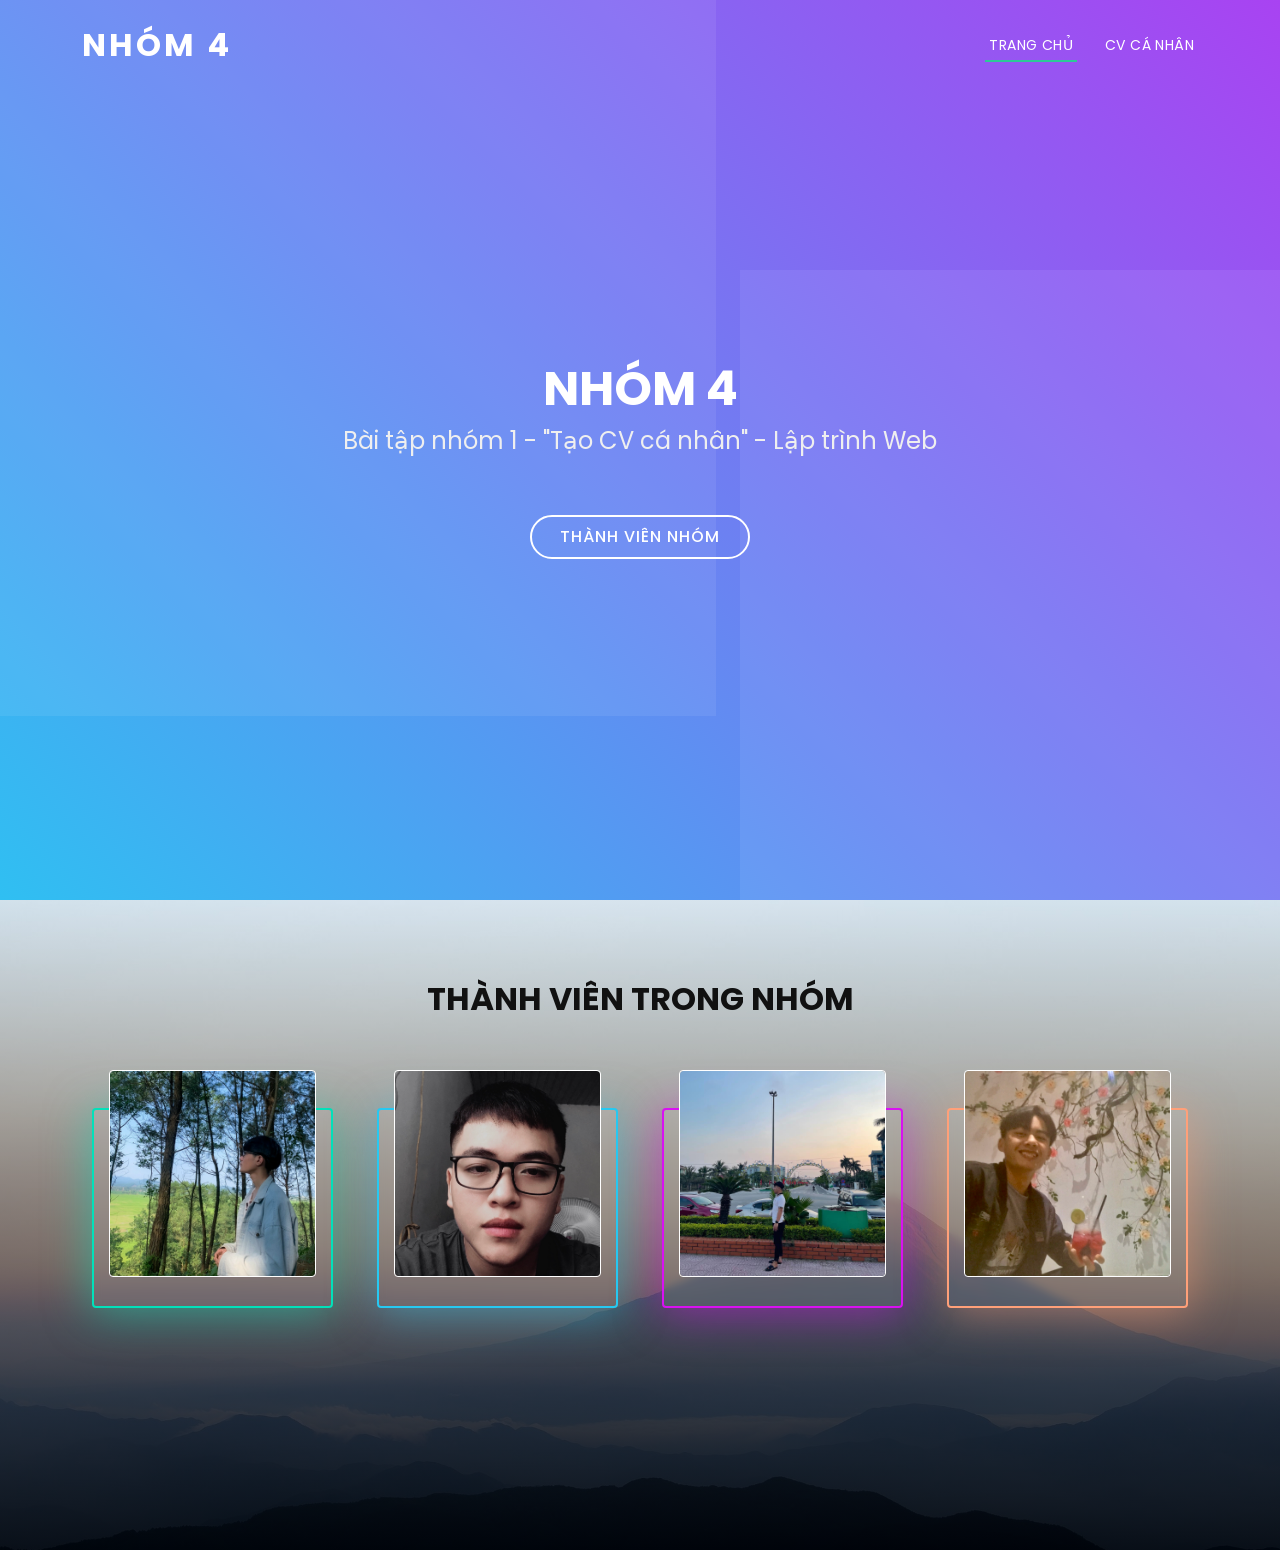
<file: index.html>
<!DOCTYPE html>
<html lang="en">

<head>
  <meta charset="utf-8">
  <meta content="width=device-width, initial-scale=1.0" name="viewport">

  <title>CV nhóm</title>
  <meta content="" name="description">
  <meta content="" name="keywords">

  <!-- Favicons -->
  <link href="assets/img/favicon-1.png" rel="icon">
  <link href="assets/img/apple-touch-icon.png" rel="apple-touch-icon">

  <!-- Google Fonts -->
  <link href="https://fonts.googleapis.com/css?family=Open+Sans:300,300i,400,400i,700,700i|Poppins:300,400,500,700" rel="stylesheet">

  <!-- Vendor CSS Files -->
  <link href="assets/vendor/aos/aos.css" rel="stylesheet">
  <link href="assets/vendor/bootstrap/css/bootstrap.min.css" rel="stylesheet">
  <link href="assets/vendor/bootstrap-icons/bootstrap-icons.css" rel="stylesheet">
  <link href="assets/vendor/boxicons/css/boxicons.min.css" rel="stylesheet">
  <link href="assets/vendor/glightbox/css/glightbox.min.css" rel="stylesheet">
  <link href="assets/vendor/swiper/swiper-bundle.min.css" rel="stylesheet">

  <!-- Template Main CSS File -->
  <link href="assets/css/style.css" rel="stylesheet">

  <!-- =======================================================
  * Template Name: Regna - v4.9.0
  * Template URL: https://bootstrapmade.com/regna-bootstrap-onepage-template/
  * Author: BootstrapMade.com
  * License: https://bootstrapmade.com/license/
  ======================================================== -->
</head>

<body>

  <!-- ======= Header ======= -->
  <header id="header" class="fixed-top d-flex align-items-center header-transparent">
    <div class="container d-flex justify-content-between align-items-center">

      <div id="logo">
        <!-- <a href="index.html"><img src="assets/img/logo.png" alt=""></a> -->
        <!-- Uncomment below if you prefer to use a text logo -->
         <h1><a href="index.html">Nhóm 4</a></h1>
      </div>

      <nav id="navbar" class="navbar">
        <ul>
          <li><a class="nav-link scrollto active" href="#hero">Trang chủ</a></li>
          <li><a class="nav-link scrollto" href="#team">CV cá nhân</a></li>
        </ul>
        <i class="bi bi-list mobile-nav-toggle"></i>
      </nav><!-- .navbar -->
    </div>
  </header><!-- End Header -->

  <!-- ======= Hero Section ======= -->
  <section id="hero">
    <div class="hero-container" data-aos="zoom-in" data-aos-delay="100">
      <h1>Nhóm 4</h1>
      <h2>Bài tập nhóm 1 <span>- "Tạo CV cá nhân" -</span> Lập trình Web</h2>
      <a href="#team" class="btn-get-started">Thành viên nhóm</a>
    </div>
  </section><!-- End Hero Section -->

  <main id="main">
    <!-- ======= Team Section ======= -->
    <section id="team">
      <div class="container" data-aos="fade-up">
        <div class="section-header">
          <h3 class="section-title">Thành viên trong nhóm</h3>
        </div>
        <div class="row">
          <div class="col-lg-3 col-md-6 mb-30">
            <div class="member member-xs-1" data-aos="fade-up" data-aos-delay="100">
                <div class="pic"><img src="assets/img/profile-img1.jpg" alt=""></div>
                <div class="member-sur">
                  <div class="content">
                    <div class="heading">
                      <h4>Nguyễn Văn Hiền</h4>
                      <span>(Nhóm trưởng)</span>
                    </div>
                    <a href="cvmember/NguyenVanHien/index.html" target="_blank" class="btn">Xem CV</a>
                  </div>
                </div>
              <div class="social">
              </div>
            </div>
          </div>
          <div class="col-lg-3 col-md-6 mb-30">
            <div class="member member-xs-2" data-aos="fade-up" data-aos-delay="100">
                <div class="pic"><img src="assets/img/MHao.jpg" alt=""></div>
                <div class="member-sur">
                  <div class="content">
                    <div class="heading">
                      <h4>Phan Mạnh Hào</h4>
                      <span>Thành viên nhóm</span>
                    </div>
                    <a href="cvmember/CV Phan Manh Hao/index.html" target="_blank" class="btn">Xem CV</a>
                  </div>
                </div>
              <div class="social">
              </div>
            </div>
          </div>
          <div class="col-lg-3 col-md-6 mb-30">
            <div class="member member-xs-3" data-aos="fade-up" data-aos-delay="100">
                <div class="pic"><img src="assets/img/Dhien.jpg" alt=""></div>
                <div class="member-sur">
                  <div class="content">
                    <div class="heading">
                      <h4>Nguyễn Đình Hiền</h4>
                      <span>Thành viên nhóm</span>
                    </div>
                    <a href="cvmember/nguyendinhhien.github.io/index.html" target="_blank" class="btn">Xem CV</a>
                  </div>
                </div>
              <div class="social">
              </div>
            </div>
          </div>
          <div class="col-lg-3 col-md-6 mb-30">
            <div class="member member-xs-4" data-aos="fade-up" data-aos-delay="100">
                <div class="pic"><img src="assets/img/Hau.jpg" alt=""></div>
                <div class="member-sur">
                  <div class="content">
                    <div class="heading">
                      <h4>Bùi Đinh Công Hậu</h4>
                      <span>Thành viên nhóm</span>
                    </div>
                    <a href="cvmember/BuiDinhCongHau.github.io/index.html" target="_blank" class="btn">Xem CV</a>
                  </div>
                </div>
              <div class="social">
              </div>
            </div>
          </div>
        </div>
      </div>
    </section><!-- End Team Section -->
  </main><!-- End #main -->

  <a href="#" class="back-to-top d-flex align-items-center justify-content-center"><i class="bi bi-arrow-up-short"></i></a>

  <!-- Vendor JS Files -->
  <script src="assets/vendor/purecounter/purecounter_vanilla.js"></script>
  <script src="assets/vendor/aos/aos.js"></script>
  <script src="assets/vendor/bootstrap/js/bootstrap.bundle.min.js"></script>
  <script src="assets/vendor/glightbox/js/glightbox.min.js"></script>
  <script src="assets/vendor/isotope-layout/isotope.pkgd.min.js"></script>
  <script src="assets/vendor/swiper/swiper-bundle.min.js"></script>
  <script src="assets/vendor/php-email-form/validate.js"></script>

  <!-- Template Main JS File -->
  <script src="assets/js/main.js"></script>

</body>

</html>
</file>
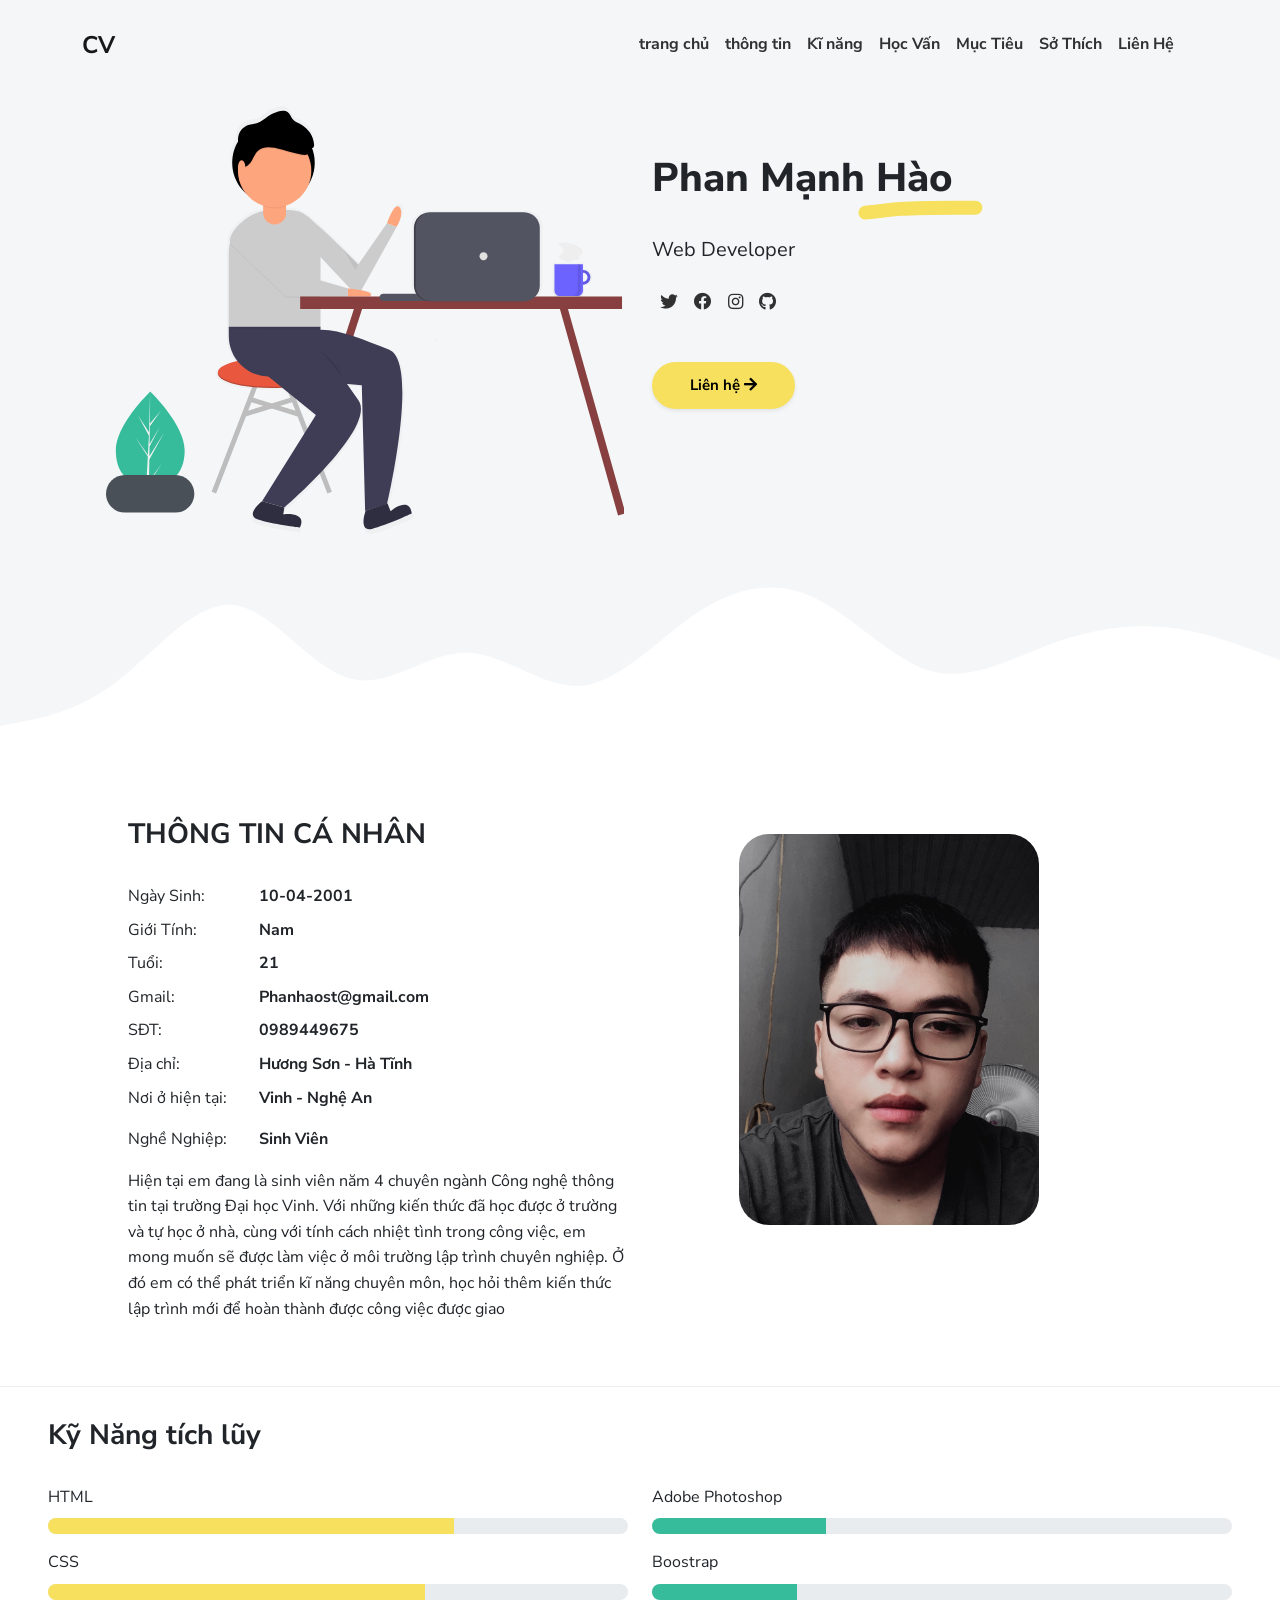
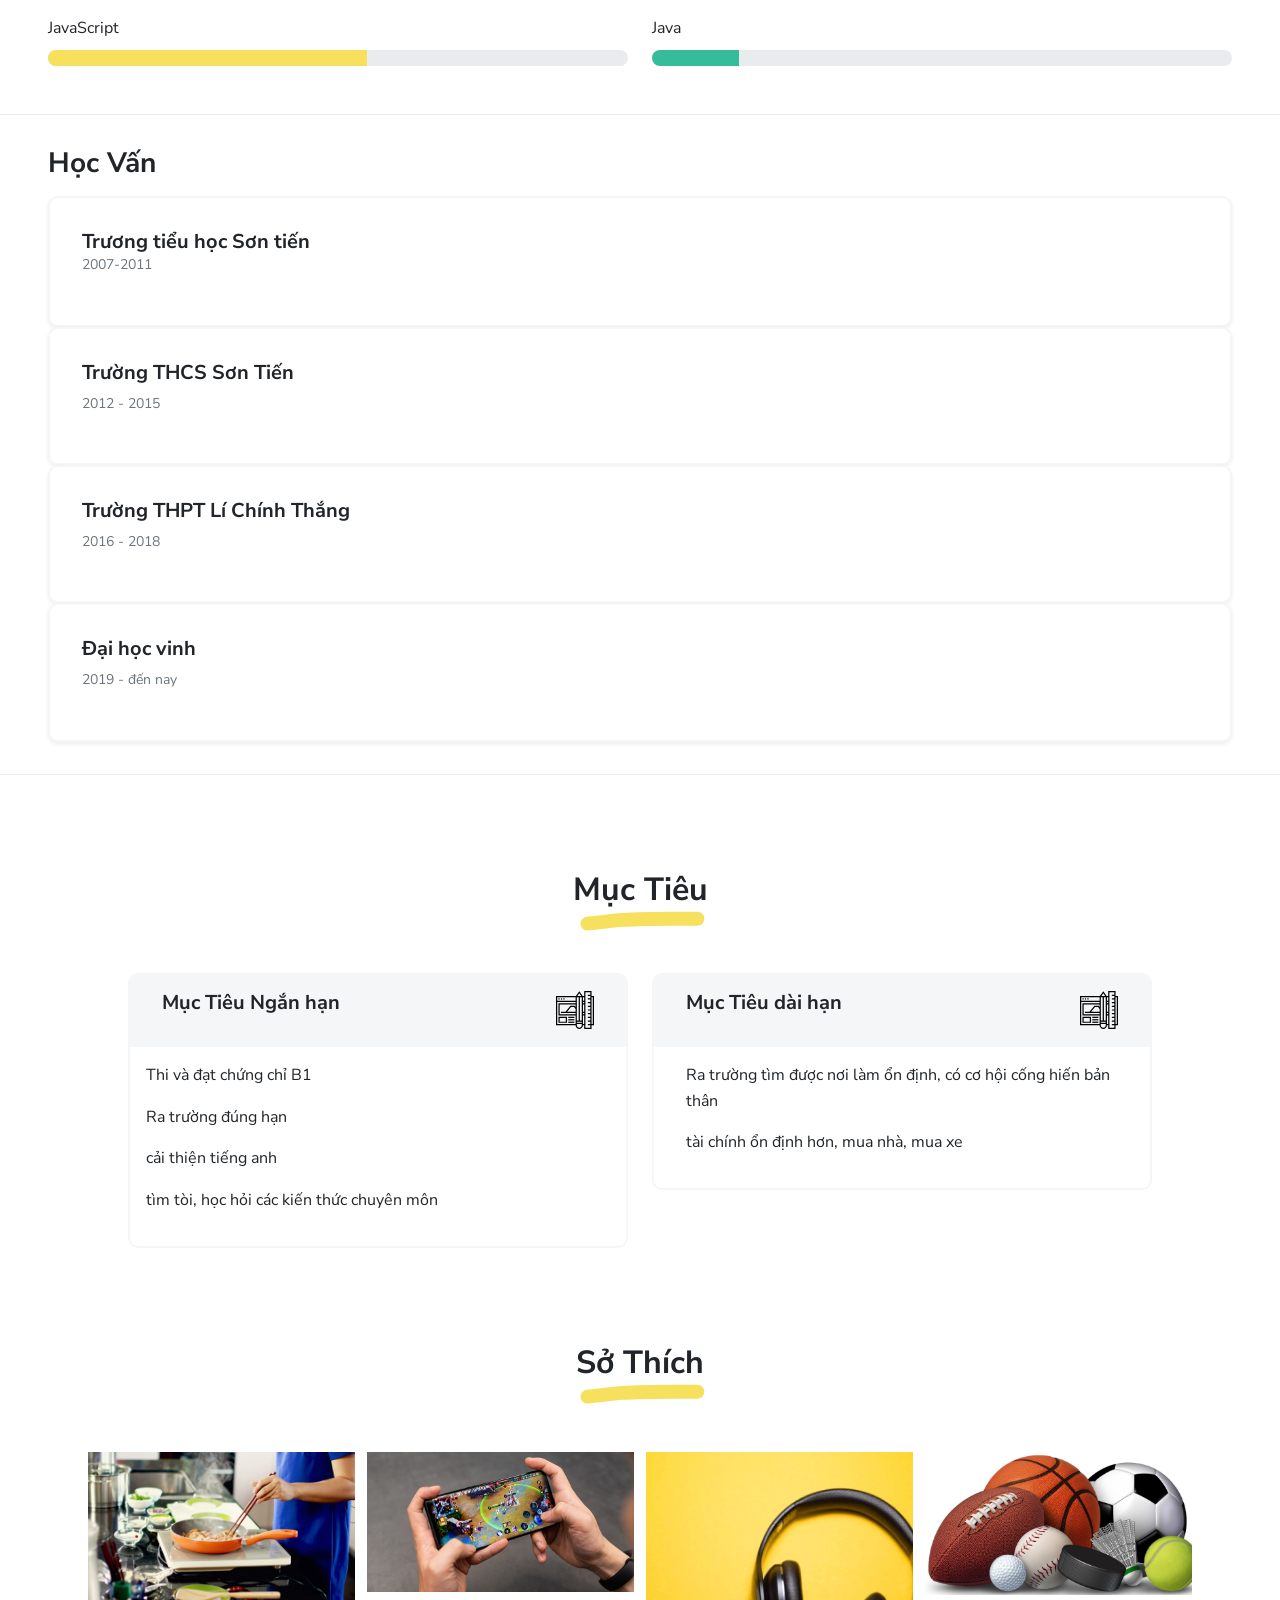
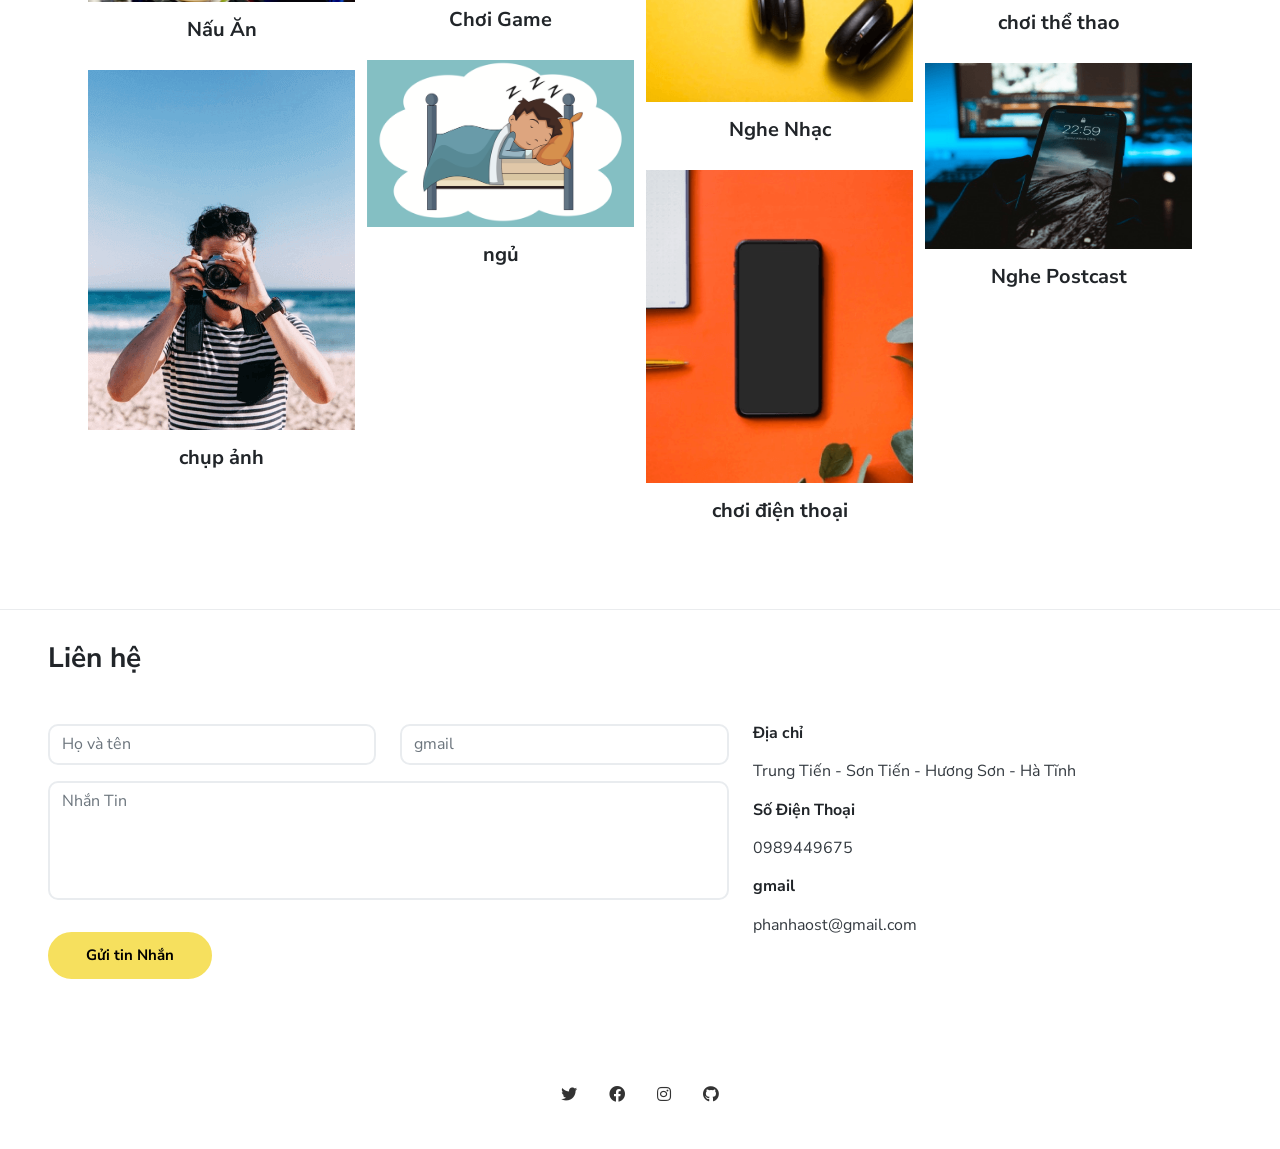
<file: cvmember/CV Phan Manh Hao/index.html>
<!DOCTYPE html>
<!-- upto 2 directory depth-->
<html lang="en-US">
  <head>
    <meta charset="UTF-8">
    <meta http-equiv="X-UA-Compatible" content="IE=edge">
    <meta name="viewport" content="width=device-width, initial-scale=1">
    <title>CV Phan Mạnh Hào</title>
    <link rel="preconnect" href="https://fonts.gstatic.com" crossorigin="crossorigin"/>
    <link rel="preload" as="style" href="https://fonts.googleapis.com/css2?family=Nunito+Sans:wght@300;400;700;800&amp;display=swap"/>
    <link rel="stylesheet" href="https://fonts.googleapis.com/css2?family=Nunito+Sans:wght@300;400;700;800&amp;display=swap" media="print" onload="this.media='all'"/>
    <noscript>
      <link rel="stylesheet" href="https://fonts.googleapis.com/css2?family=Nunito+Sans:wght@300;400;700;800&amp;display=swap"/>
    </noscript>
    <link href="./css/font-awesome/css/all.min.css?ver=1.2.0" rel="stylesheet">
    <link href="./css/bootstrap-icons/bootstrap-icons.css?ver=1.2.0" rel="stylesheet">
    <link href="./css/bootstrap.min.css?ver=1.2.0" rel="stylesheet">
    <link href="./css/aos.css?ver=1.2.0" rel="stylesheet">
    <link href="./css/main.css?ver=1.2.0" rel="stylesheet">
    <noscript>
      <style type="text/css">
        [data-aos] {
            opacity: 1 !important;
            transform: translate(0) scale(1) !important;
        }
      </style>
    </noscript>
  </head>
  <body id="top">
    <header class="bg-light" >
      <nav class="navbar navbar-expand-lg navbar-light bg-light" id="header-nav" role="navigation">
        <div class="container" id="#top"><a class="link-dark navbar-brand site-title mb-0" href="#">CV</a>
          <button class="navbar-toggler" type="button" data-bs-toggle="collapse" data-bs-target="#navbarSupportedContent" aria-controls="navbarSupportedContent" aria-expanded="false" aria-label="Toggle navigation"><span class="navbar-toggler-icon"></span></button>
          <div class="collapse navbar-collapse" id="navbarSupportedContent">
            <ul class="navbar-nav ms-auto me-2">
              <li class="nav-item"><a class="nav-link" href="#top">trang chủ</a></li>
              <li class="nav-item"><a class="nav-link" href="#about">thông tin</a></li>
              <li class="nav-item"><a class="nav-link" href="#kn">Kĩ năng</a></li>
              <li class="nav-item"><a class="nav-link" href="#hv">Học Vấn</a></li>
              <li class="nav-item"><a class="nav-link" href="#mt">Mục Tiêu</a></li>
              <li class="nav-item"><a class="nav-link" href="#st">Sở Thích</a></li>
              <li class="nav-item"><a class="nav-link" href="#lh">Liên Hệ</a></li>
            </ul>
          </div>
        </div>
      </nav>
    </header>
    <div class="page-content">
      <div id="content">
<header >
  <div class="cover bg-light">
    <div class="container px-3">
      <div class="row">
        <div class="col-lg-6 p-2"><img class="img-fluid" src="images/illustrations/hello3.svg" alt="hello"/></div>
        <div class="col-lg-6">
          <div class="mt-5">
            <h1 class="intro-title marker" data-aos="fade-left" data-aos-delay="50">Phan Mạnh Hào</h1>
            <p class="lead fw-normal mt-3" data-aos="fade-up" data-aos-delay="100">Web Developer</p>
            <div class="social-nav" data-aos="fade-up" data-aos-delay="200">
              <nav role="navigation">
                <ul class="nav justify-content-left">
                  <li class="nav-item"><a class="nav-link" href="https://twitter.com/phanhao12345" title="Twitter"><i class="fab fa-twitter"></i><span class="menu-title sr-only">Twitter</span></a></li>
                  <li class="nav-item"><a class="nav-link" href="https://www.facebook.com/manh.hao.902" title="Facebook"><i class="fab fa-facebook"></i><span class="menu-title sr-only">Facebook</span></a></li>
                  <li class="nav-item"><a class="nav-link" href="https://www.instagram.com/haophan819/" title="Instagram"><i class="fab fa-instagram"></i><span class="menu-title sr-only">Instagram</span></a></li>
                  <li class="nav-item"><a class="nav-link" href="https://github.com/ManhHao21" title="Instagram"><i class="fab fa-github mr-1"></i><span class="menu-title sr-only">github</span></a></li>
                  
                </ul>
              </nav>
            </div>
            <div class="mt-3" data-aos="fade-up" data-aos-delay="200"><a class="btn btn-primary shadow-sm mt-1 hover-effect" href="#contact">Liên hệ <i class="fas fa-arrow-right"></i></a></div>
          </div>
        </div>
      </div>
    </div>
  </div>
  <div class="wave-bg" ></div>
</header>
<div id="about" class="section pt-4 px-3 px-lg-4" >
  <div class="container-narrow">
    <div class="row">
      <div class="col-md-6">
        <h2 class="h3 mb-3">THÔNG TIN CÁ NHÂN</h2>
        <div class="row mt-3">
          <div class="col-sm-3">
            <div class="pb-1">Ngày Sinh: </div>
          </div>
          <div class="col-sm-9">
            <div class="pb-1 fw-bolder">10-04-2001</div>
          </div>
          <div class="col-sm-3">
            <div class="pb-1">Giới Tính:</div>
          </div>
          <div class="col-sm-9">
            <div class="pb-1 fw-bolder">Nam</div>
          </div>
          <div class="col-sm-3">
            <div class="pb-1">Tuổi:</div>
          </div>
          <div class="col-sm-9">
            <div class="pb-1 fw-bolder">21</div>
          </div>
          <div class="col-sm-3">
            <div class="pb-1">Gmail:</div>
          </div>
          <div class="col-sm-9">
            <div class="pb-1 fw-bolder">Phanhaost@gmail.com</div>
          </div>
          
          <div class="col-sm-3">
            <div class="pb-1">SĐT:</div>
          </div>
          <div class="col-sm-9">
            <div class="pb-1 fw-bolder">0989449675</div>
          </div>
          <div class="col-sm-3">
            <div class="pb-1">Địa chỉ:</div>
          </div>
          <div class="col-sm-9">
            <div class="pb-1 fw-bolder">Hương Sơn - Hà Tĩnh</div>
          </div>
          <div class="col-sm-3">
            <div class="pb-2">Nơi ở hiện tại:</div>
          </div>
          <div class="col-sm-9">
            <div class="pb-1 fw-bolder">Vinh - Nghệ An</div>
          </div>
          <div class="col-sm-3">
            <div class="pb-2">Nghề Nghiệp:</div>
          </div>
          <div class="col-sm-9">
            <div class="pb-1 fw-bolder">Sinh Viên</div>
          </div>
        </div>
        <p>Hiện tại em đang là sinh viên năm 4 chuyên ngành Công nghệ thông tin tại trường Đại học Vinh. Với những kiến thức đã học được ở trường và tự học ở nhà, cùng với tính cách nhiệt tình trong công việc, em mong muốn sẽ được làm việc ở môi trường lập trình chuyên nghiệp. Ở đó em có thể phát triển kĩ năng chuyên môn, học hỏi thêm kiến thức lập trình mới để hoàn thành được công việc được giao</p>

      </div>
      <div  class="col-md-5 offset-md-1" data-aos="fade-left" data-aos-delay="100"><img class="avatar img-fluid mt-2" src="ps1.jpg" width="300" height="300" alt="Walter Patterson"/></div>
    </div>
  </div >
</div>
<div class="pb-2" id="kn"></div>
<hr class="d-print-none " />
  <div class="skills-section px-3 px-lg-4" >
    <h2 class="h3 mb-3">Kỹ Năng tích lũy</h2>
    <div class="row">
      <div class="col-md-6">
        <div class="mb-2"><span>HTML</span>
          <div class="progress my-1">
            <div class="progress-bar bg-primary" role="progressbar" data-aos="zoom-in-right" data-aos-delay="100" data-aos-anchor=".skills-section" style="width: 70%" aria-valuenow="90" aria-valuemin="0" aria-valuemax="100"></div>
          </div>
        </div>
        <div class="mb-2"><span>CSS</span>
          <div class="progress my-1">
            <div class="progress-bar bg-primary" role="progressbar" data-aos="zoom-in-right" data-aos-delay="200" data-aos-anchor=".skills-section" style="width: 65%" aria-valuenow="85" aria-valuemin="0" aria-valuemax="100"></div>
          </div>
        </div>
        <div class="mb-2"><span>JavaScript</span>
          <div class="progress my-1">
            <div class="progress-bar bg-primary" role="progressbar" data-aos="zoom-in-right" data-aos-delay="300" data-aos-anchor=".skills-section" style="width: 55%" aria-valuenow="75" aria-valuemin="0" aria-valuemax="100"></div>
          </div>
        </div>
      </div>
      <div class="col-md-6">
        <div class="mb-2"><span>Adobe Photoshop</span>
          <div class="progress my-1">
            <div class="progress-bar bg-success" role="progressbar" data-aos="zoom-in-right" data-aos-delay="400" data-aos-anchor=".skills-section" style="width: 30%" aria-valuenow="90" aria-valuemin="0" aria-valuemax="100"></div>
          </div>
        </div>
        <div class="mb-2"><span>Boostrap</span>
          <div class="progress my-1">
            <div class="progress-bar bg-success" role="progressbar" data-aos="zoom-in-right" data-aos-delay="500" data-aos-anchor=".skills-section" style="width: 25%" aria-valuenow="85" aria-valuemin="0" aria-valuemax="100"></div>
          </div>
        </div>
        <div class="mb-2"><span>Java</span>
          <div class="progress my-1">
            <div id="hv" class="progress-bar bg-success" role="progressbar" data-aos="zoom-in-right" data-aos-delay="600" data-aos-anchor=".skills-section" style="width: 15%" aria-valuenow="75" aria-valuemin="0" aria-valuemax="100"></div>
          </div>
        </div>
      </div>
    </div >
  </div>
  <hr class="d-print-none"/>
  <div class="work-experience-section px-3 px-lg-4" id="hv" >
    <h2 class="h3">Học Vấn</h2>
    <div class="timeline">
      <div class="timeline-card timeline-card-primary card shadow-sm">
        <div class="card-body ml-3">
          <div class="h5 mb-0">Trương tiểu học Sơn tiến</div>
          <div class="text-muted text-small mb-2">2007-2011</div>
        </div>
      </div>
      <div class="timeline-card timeline-card-primary card shadow-sm">
        <div class="card-body ml-3">
          <div class="h5 mb-1">Trường THCS Sơn Tiến</div>
          <div class="text-muted text-small mb-2">2012 - 2015</div>
        </div>
      </div>
      <div class="timeline-card timeline-card-primary card shadow-sm">
        <div class="card-body ml-3">
          <div class="h5 mb-1">Trường THPT Lí Chính Thắng</div>
          <div class="text-muted text-small mb-2">2016 - 2018</div>
        </div>
      </div>
      <div class="timeline-card timeline-card-primary card shadow-sm">
        <div class="card-body ml-3">
          <div class="h5 mb-1">Đại học vinh</div>
          <div class="text-muted text-small mb-2">2019 - đến nay</div>
        </div>
      </div>
    </div>
  </div>
  <hr class="d-print-none"/>
  <div class="page-break"></div>
  <div class="section px-3 px-lg-4 pt-5" id="mt">
    <div class="container-narrow">
      <div class="text-center mb-5">
        <h2 class="marker marker-center">Mục Tiêu</h2>
      </div>
      <div class="row">
        <div class="col-md-6">
          <div class="card mb-3" data-aos="fade-right" data-aos-delay="100">
            <div class="card-header px-3 py-2">
              <div class="d-flex justify-content-between">
                <div>
                  <h3 class="h5 mb-0">Mục Tiêu Ngắn hạn</h3>
                </div><img src="images/services/ui-ux.svg" width="38" height="38" alt="ui-ux"/>
              </div>
            </div>
            <div class="card-body px-2 py-2">
              <p>Thi và đạt chứng chỉ B1</p>
              <p>Ra trường đúng hạn</p>
              <p>cải thiện tiếng anh</p>
              <p>tìm tòi, học hỏi các kiến thức chuyên môn</p>
            </div>
          </div>
        </div>
        <div class="col-md-6">
          <div class="card mb-3" data-aos="fade-left" data-aos-delay="300">
            <div class="card-header px-3 py-2">
              <div class="d-flex justify-content-between">
                <div>
                  <h3 class="h5 mb-1">Mục Tiêu dài hạn</h3>
                </div><img src="images/services/ui-ux.svg" width="38" height="38" alt="app development"/>
              </div>
            </div>
            <div class="card-body px-3 py-2">
              <p>Ra trường tìm được nơi làm ổn định, có cơ  hội cống hiến bản thân</p>
              <p >tài chính ổn định hơn, mua nhà, mua xe</p>
            </div>
          </div>
        </div>
      </div>
    </div>
  </div>
  <div class="section px-2 px-lg-4 pt-5" id="st">
    <div class="container">
      <div class="text-center mb-5">
        <h2 class="marker marker-center">Sở Thích</h2>
      </div>
      <div class="grid  pb-3">
        <div class="grid-sizer"></div>
        <div class="grid-item"><a >
            <figure><img src="./Sở thích/nauan.jpg"/>
              <figcaption>
                <h4 class="d-flex mt-2 justify-content-center h5 mb-0">Nấu Ăn</h4>
              </figcaption>
            </figure></a></div>
        <div class="grid-item"><a>
            <figure><img src="./Sở thích/chơigame.jpg" data-caption="Example of an optional caption."/>
              <figcaption> 
                <h4 class="d-flex mt-2 justify-content-center h5 mb-0">Chơi Game</h4>
              </figcaption>
            </figure></a></div>
        <div class="grid-item"><a >
            <figure><img src="images/portfolio/3-small.png"  data-caption="Example of an optional caption."/>
              <figcaption> 
                <h4 class="d-flex mt-2 justify-content-center h5 mb-0">Nghe Nhạc</h4>
              </figcaption>
            </figure></a></div>
        <div class="grid-item"><a >
            <figure><img src="./Sở thích/thethao.jpg" />
              <figcaption>
                <h4 class="d-flex mt-2 justify-content-center h5 mb-0">chơi thể thao</h4>
              </figcaption>
            </figure></a></div>
        <div class="grid-item"><a >
            <figure><img src="images/portfolio/5-small.png" />
              <figcaption>
                <h4 class="d-flex mt-2 justify-content-center h5 mb-0">chụp ảnh</h4>
              </figcaption>
            </figure></a></div>
        <div class="grid-item"><a >
            <figure ><img src="./Sở thích/ngủ.png" />
              <figcaption>
                <h4 class="d-flex mt-2 justify-content-center h5 mb-0">ngủ</h4>
              </figcaption>
            </figure></a></div>
        <div class="grid-item"><a >
            <figure><img src="images/portfolio/7-small.png" />
              <figcaption>
                <h4 class="d-flex mt-2 justify-content-center h5 mb-0">chơi  điện thoại</h4>
              </figcaption>
            </figure></a></div>
        <div class="grid-item"><a >
            <figure ><img src="images/portfolio/8-small.png" />
              <figcaption>
                <h4 class="d-flex mt-2 justify-content-center h5 mb-0">Nghe Postcast</h4>
              </figcaption>
            </figure></a></div>
      </div>
    </div>
  </div>
  <hr class="d-print-none"/>
  <div class="contant-section px-3 px-lg-4 pb-4" id="contact">
    <h2 class="h3 text mb-3" id="contact">Liên hệ</h2>
    <div class="row">
      <div class="col-md-7 d-print-none">
        <div class="my-2"><form action="https://formspree.io/your@email.com"
    method="POST">
  <div class="row">
    <div class="col-6">
      <input class="form-control" type="text" id="name" name="name" placeholder="Họ và tên" required>
    </div>
    <div class="col-6">
      <input class="form-control" type="email" id="email" name="_replyto" placeholder="gmail" required>
    </div>
  </div>
  <div class="form-group my-2">
    <textarea class="form-control" style="resize: none;" id="message" name="message" rows="4"  placeholder="Nhắn Tin" required></textarea>
  </div>
  <button id="lh" class="btn btn-primary mt-2" type="submit">Gửi tin Nhắn</button>
</form >
        </div>
      </div>
      <div class="col">
        <div class="mt-2">
          <h3 class="h6">Địa chỉ</h3>
          <div class="pb-2 text-secondary">Trung Tiến - Sơn Tiến - Hương Sơn - Hà Tĩnh</div>
          <h3 class="h6">Số Điện Thoại</h3>
          <div class="pb-2 text-secondary">0989449675</div>
          <h3 class="h6">gmail</h3>
          <div class="pb-2 text-secondary">phanhaost@gmail.com</div>
        </div>
      </div>
      <div class="col d-none d-print-block">
        <div class="mt-2">
          <div>
            <div class="mb-2">
              <div class="text-dark"><i class="fab fa-twitter mr-1"></i><span>https://twitter.com/phanhao12345</span>
              </div>
            </div>
            <div class="mb-2">
              <div class="text-dark"><i class="fab fa-facebook mr-1"></i><span>https://www.facebook.com/manh.hao.902/</span>
              </div>
            </div>
            <div class="mb-2">
              <div class="text-dark"><i class="fab fa-instagram mr-1"></i><span>https://www.instagram.com/haophan819/</span>
              </div>
            </div>
            <div class="mb-2">
              <div class="text-dark"><i class="fab fa-github mr-1"></i><span>https://github.com/ManhHao21</span>
              </div>
            </div>
          </div>
        </div>
      </div>
    </div>
  </div>
</div></div>
    </div>
    <footer class="text-muted text-center d-print-none">
      <div class="container">
        <div class="my-3">
          <div class="footer-nav">
            <nav role="navigation">
              <ul class="nav justify-content-center">
                <li class="nav-item"><a class="nav-link" href="https://twitter.com/phanmnhho2" title="Twitter"><i class="fab fa-twitter"></i><span class="menu-title sr-only">Twitter</span></a>
                </li>
                <li class="nav-item"><a class="nav-link" href="https://www.facebook.com/manh.hao.902/" title="Facebook"><i class="fab fa-facebook"></i><span class="menu-title sr-only">Facebook</span></a>
                </li>
                <li class="nav-item"><a class="nav-link" href="https://www.instagram.com/haophan819/" title="Instagram"><i class="fab fa-instagram"></i><span class="menu-title sr-only">Instagram</span></a>
                </li>
                <li class="nav-item"><a class="nav-link" href="https://github.com/ManhHao21" title="Github"><i class="fab fa-github"></i><span class="menu-title sr-only">Github</span></a>
                </li>
              </ul>
            </nav>
          </div>
        </div>
      </div>
    </footer>
</footer></div>
    </div>
    <div id="scrolltop"><a class="btn btn-secondary" href="#top"><span class="icon"><i class="fas fa-angle-up fa-x"></i></span></a></div>
    <script src="./scripts/imagesloaded.pkgd.min.js?ver=1.2.0"></script>
    <script src="./scripts/masonry.pkgd.min.js?ver=1.2.0"></script>
    <script src="./scripts/BigPicture.min.js?ver=1.2.0"></script>
    <script src="./scripts/purecounter.min.js?ver=1.2.0"></script>
    <script src="./scripts/bootstrap.bundle.min.js?ver=1.2.0"></script>
    <script src="./scripts/aos.min.js?ver=1.2.0"></script>
    <script src="./scripts/main.js?ver=1.2.0"></script>
  </body>
</html>
</file>
<file: cvmember/CV Phan Manh Hao/css/main.css>
html, body {
  overflow-x: hidden;
}

/**
 * Enable smooth scrolling on the whole document
 */
html {
  scroll-behavior: smooth;
}

/**
 * Disable smooth scrolling when users have prefers-reduced-motion enabled
 */
@media screen and (prefers-reduced-motion: reduce) {
  html {
    scroll-behavior: auto;
  }
}

/**
 * Add .section to every anchored element for scroll margin
 */
.section {
  scroll-margin-top: 2rem;
}

/* Header */
.site-title {
  font-size: 1.5rem;
  font-weight: 700;
  line-height: 3rem;
  text-decoration: none;
}

@media (min-width: 48em) {
  .site-title {
    float: left;
  }
}

.nav-link {
  font-weight: 700;
  color: rgba(0, 0, 0, 0.8) !important;
}

.social-nav .nav-link {
  padding: 0 0.5rem;
  font-size: 1.1rem;
  line-height: 2.5rem;
}

.nav-link:hover,
.nav-link:focus,
.active .nav-link {
  color: rgba(0, 0, 0, 0.6) !important;
}

/* Hero (intro) section */
.intro-title {
  font-weight: 800;
}

@-webkit-keyframes animateWave {
  0% {
    transform: scale(1, 0);
  }
  100% {
    transform: scale(1, 1);
  }
}

@keyframes animateWave {
  0% {
    transform: scale(1, 0);
  }
  100% {
    transform: scale(1, 1);
  }
}

.wave-bg {
  display: block;
  height: 220px;
  width: 100%;
  min-width: 600px;
  transform-origin: top;
  -webkit-animation: animateWave 2000ms cubic-bezier(0.23, 1, 0.32, 1) forwards;
          animation: animateWave 2000ms cubic-bezier(0.23, 1, 0.32, 1) forwards;
  background-image: url("../images/wave-bg.svg");
  background-position: center;
  background-repeat: no-repeat;
}

img.avatar {
  border-radius: 30px;
}

/* Masonary grid for portfolio */
.grid:after {
  content: '';
  display: block;
  clear: both;
}

/* Grid Item */
.grid-sizer,
.grid-item {
  width: 100%;
}

.grid-item {
  padding-bottom: 12px;
}

@media (min-width: 48em) {
  .grid-sizer,
  .grid-item {
    width: 25%;
  }
  .grid-item {
    float: left;
    padding: 6px;
  }
}

.grid-item img {
  display: block;
  width: 100%;
  max-width: 100%;
}

/* Portfolio */
.portolio-section .container {
  padding: 0;
}

.portfolio-item {
  position: relative;
  overflow: hidden;
  text-align: center;
  margin: 0;
}

.portfolio-item figcaption {
  position: absolute;
  top: auto;
  bottom: 0;
  left: 0;
  width: 100%;
  padding: 12px;
  background: rgba(255, 255, 255, 0.75);
  transition: transform 0.35s;
  transform: translate3d(0, 100%, 0);
}

.portfolio-item figcaption h4 {
  color: #222;
  font-size: 16px;
  text-transform: uppercase;
  font-weight: 700;
  margin-bottom: 3px;
}

.portfolio-item figcaption p {
  color: #444;
  font-size: 14px;
  font-weight: 600;
  margin-bottom: 0;
}

.portfolio-item:hover figcaption {
  transform: translate3d(0, 0, 0);
}

/* Portolio Caption */
#bp_container .bp-xc {
  background: #F6E05E !important;
}

#bp_caption a {
  text-decoration: none;
}

/* Footer section */
footer a:not(.nav-link) {
  color: inherit;
  font-weight: 600;
  text-decoration: none;
  cursor: pointer;
}

/* Scroll Top */
#scrolltop {
  display: block;
  visibility: hidden;
  opacity: 0;
  transition: visibility 0s, opacity 0.5s ease-in;
  position: fixed;
  bottom: 20px;
  right: 20px;
}

#scrolltop .btn {
  padding: 3px 11px;
  border-radius: 50%;
}

/* Additional utility styles */
.container-narrow {
  max-width: 1024px;
  margin: 0 auto;
}

.text-small {
  font-size: 0.875rem;
}

.text-uppercase {
  letter-spacing: 0.05em;
}

.hover-effect {
  transition: transform .18s ease-in-out;
}

.hover-effect:hover {
  transform: translateY(-2px);
}

.marker {
  position: relative;
  display: inline;
  width: auto;
}

.marker-center {
  padding-right: 0;
}

.marker:after {
  content: "";
  width: 125px;
  height: 30px;
  position: absolute;
  bottom: -25px;
  right: -30px;
  background-image: url("../images/marker.svg");
  background-repeat: no-repeat;
}

.marker-center:after {
  bottom: -30px;
  left: 50%;
  margin-left: -60px;
}

@media (max-width: 575.98px) {
  .marker {
    padding-right: 0;
  }
  .marker:after {
    bottom: -30px;
    left: 50%;
    margin-left: -60px;
  }
}

.entry-title a {
  text-decoration: none;
}
</file>
<file: assets/css/style.css>
/**
* Template Name: Regna - v4.9.0
* Template URL: https://bootstrapmade.com/regna-bootstrap-onepage-template/
* Author: BootstrapMade.com
* License: https://bootstrapmade.com/license/
*/

/*--------------------------------------------------------------
# General
--------------------------------------------------------------*/
body {
  background: #fff;
  color: #666666;
  font-family: "Open Sans", sans-serif;
}

a {
  color: #2dc997;
  text-decoration: none;
}

a:hover,
a:active,
a:focus {
  color: #2dca98;
  outline: none;
  text-decoration: none;
}

p {
  padding: 0;
  margin: 0 0 30px 0;
}

h1,
h2,
h3,
h4,
h5,
h6 {
  font-family: "Poppins", sans-serif;
  font-weight: 400;
  margin: 0 0 20px 0;
  padding: 0;
}

/*--------------------------------------------------------------
# Back to top button
--------------------------------------------------------------*/
.back-to-top {
  position: fixed;
  visibility: hidden;
  opacity: 0;
  right: 15px;
  bottom: 15px;
  z-index: 996;
  background: #2dc997;
  width: 40px;
  height: 40px;
  border-radius: 4px;
  transition: all 0.4s;
}

.back-to-top i {
  font-size: 28px;
  color: #fff;
  line-height: 0;
}

.back-to-top:hover {
  background: #49d6a9;
  color: #fff;
}

.back-to-top.active {
  visibility: visible;
  opacity: 1;
}

/*--------------------------------------------------------------
# Disable AOS delay on mobile
--------------------------------------------------------------*/
@media screen and (max-width: 768px) {
  [data-aos-delay] {
    transition-delay: 0 !important;
  }

  .mb-30 {
    margin: 0 auto 30px auto;
  }

  #team .member {
    height: 250px !important;
    margin: 0 auto 50px auto !important;
  }

  #team .member .pic {
    position: relative;
    top: -60px;
  }

  #team .member:hover {
    height: 400px !important;
  }
}

@media screen and (min-width: 1240px) {
  #team .member .pic img {
    width: 100% !important;
  }
}

@media screen and (min-width: 1920px) {
  .section-header {
    padding-bottom: 60px;
  }

  #team .member {
    height: 300px !important;
    margin: 0 auto 50px auto !important;
  }
  #team .member:hover {
    height: 400px !important;
  }
}

/*--------------------------------------------------------------
# Header
--------------------------------------------------------------*/
#header {
  height: 90px;
  transition: all 0.5s;
  z-index: 997;
  background: rgba(52, 59, 64, 0.9);
}

#header #logo h1 {
  font-size: 32px;
  margin: 0;
  line-height: 1;
  font-family: "Poppins", sans-serif;
  font-weight: 700;
  letter-spacing: 3px;
  text-transform: uppercase;
}

#header #logo h1 a,
#header #logo h1 a:hover {
  color: #fff;
}

#header #logo img {
  padding: 0;
  margin: 0;
}

#header.header-transparent {
  background: transparent;
}

#header.header-scrolled {
  background: rgba(52, 59, 64, 0.9);
  height: 70px;
  transition: all 0.5s;
}

.scrolled-offset {
  margin-top: 70px;
}

/*--------------------------------------------------------------
# Navigation Menu
--------------------------------------------------------------*/
/**
* Desktop Navigation 
*/
.navbar {
  padding: 0;
}

.navbar ul {
  margin: 0;
  padding: 0;
  display: flex;
  list-style: none;
  align-items: center;
}

.navbar li {
  position: relative;
}

.navbar > ul > li {
  white-space: nowrap;
  padding: 10px 0 10px 24px;
}

.navbar a,
.navbar a:focus {
  display: flex;
  align-items: center;
  justify-content: space-between;
  font-family: "Poppins", sans-serif;
  color: #fff;
  font-size: 14px;
  padding: 0 4px;
  white-space: nowrap;
  transition: 0.3s;
  letter-spacing: 0.4px;
  position: relative;
  text-transform: uppercase;
}

.navbar a i,
.navbar a:focus i {
  font-size: 12px;
  line-height: 0;
  margin-left: 5px;
}

.navbar > ul > li > a:before {
  content: "";
  position: absolute;
  width: 100%;
  height: 2px;
  bottom: -6px;
  left: 0;
  background-color: #2dc997;
  visibility: hidden;
  transform: scaleX(0);
  transition: all 0.3s ease-in-out 0s;
}

.navbar a:hover:before,
.navbar li:hover > a:before,
.navbar .active:before {
  visibility: visible;
  transform: scaleX(1);
}

.navbar a:hover,
.navbar .active,
.navbar .active:focus,
.navbar li:hover > a {
  color: #fff;
}

.navbar .dropdown ul {
  display: block;
  position: absolute;
  left: 24px;
  top: calc(100% + 30px);
  margin: 0;
  padding: 10px 0;
  z-index: 99;
  opacity: 0;
  visibility: hidden;
  background: #fff;
  box-shadow: 0px 0px 30px rgba(127, 137, 161, 0.25);
  transition: 0.3s;
}

.navbar .dropdown ul li {
  min-width: 200px;
}

.navbar .dropdown ul a {
  padding: 10px 20px;
  font-size: 14px;
  text-transform: none;
  color: #666666;
}

.navbar .dropdown ul a i {
  font-size: 12px;
}

.navbar .dropdown ul a:hover,
.navbar .dropdown ul .active:hover,
.navbar .dropdown ul li:hover > a {
  color: #2dc997;
}

.navbar .dropdown:hover > ul {
  opacity: 1;
  top: 100%;
  visibility: visible;
}

.navbar .dropdown .dropdown ul {
  top: 0;
  left: calc(100% - 30px);
  visibility: hidden;
}

.navbar .dropdown .dropdown:hover > ul {
  opacity: 1;
  top: 0;
  left: 100%;
  visibility: visible;
}

@media (max-width: 1366px) {
  .navbar .dropdown .dropdown ul {
    left: -90%;
  }

  .navbar .dropdown .dropdown:hover > ul {
    left: -100%;
  }
}

/**
* Mobile Navigation 
*/
.mobile-nav-toggle {
  color: #fff;
  font-size: 28px;
  cursor: pointer;
  display: none;
  line-height: 0;
  transition: 0.5s;
}

@media (max-width: 991px) {
  .mobile-nav-toggle {
    display: block;
  }

  .navbar ul {
    display: none;
  }
}

.navbar-mobile {
  position: fixed;
  overflow: hidden;
  top: 0;
  right: 0;
  left: 0;
  bottom: 0;
  background: rgba(77, 77, 77, 0.9);
  transition: 0.3s;
  z-index: 999;
}

.navbar-mobile .mobile-nav-toggle {
  position: absolute;
  top: 15px;
  right: 15px;
}

.navbar-mobile ul {
  display: block;
  position: absolute;
  top: 55px;
  right: 15px;
  bottom: 15px;
  left: 15px;
  padding: 10px 0;
  background-color: #fff;
  overflow-y: auto;
  transition: 0.3s;
}

.navbar-mobile > ul > li {
  padding: 0;
}

.navbar-mobile a:hover:before,
.navbar-mobile li:hover > a:before,
.navbar-mobile .active:before {
  visibility: hidden;
}

.navbar-mobile a,
.navbar-mobile a:focus {
  padding: 10px 20px;
  font-size: 15px;
  color: #666666;
}

.navbar-mobile a:hover,
.navbar-mobile .active,
.navbar-mobile li:hover > a {
  color: #2dc997;
}

.navbar-mobile .getstarted,
.navbar-mobile .getstarted:focus {
  margin: 15px;
}

.navbar-mobile .dropdown ul {
  position: static;
  display: none;
  margin: 10px 20px;
  padding: 10px 0;
  z-index: 99;
  opacity: 1;
  visibility: visible;
  background: #fff;
  box-shadow: 0px 0px 30px rgba(127, 137, 161, 0.25);
}

.navbar-mobile .dropdown ul li {
  min-width: 200px;
}

.navbar-mobile .dropdown ul a {
  padding: 10px 20px;
}

.navbar-mobile .dropdown ul a i {
  font-size: 12px;
}

.navbar-mobile .dropdown ul a:hover,
.navbar-mobile .dropdown ul .active:hover,
.navbar-mobile .dropdown ul li:hover > a {
  color: #2dc997;
}

.navbar-mobile .dropdown > .dropdown-active {
  display: block;
}

/*--------------------------------------------------------------
# Hero Section
--------------------------------------------------------------*/
#hero {
  width: 100%;
  height: 100vh;
  background-size: cover;
  position: relative;
}

@media (min-width: 1024px) {
  #hero {
    background-attachment: fixed;
  }
}

#hero:before {
  content: "";
  background: rgba(0, 0, 0, 0.6);
  position: absolute;
  bottom: 0;
  top: 0;
  left: 0;
  right: 0;
}

#hero .hero-container {
  position: absolute;
  bottom: 0;
  top: 0;
  left: 0;
  right: 0;
  display: flex;
  justify-content: center;
  align-items: center;
  flex-direction: column;
  text-align: center;
}

#hero h1 {
  margin: 30px 0 10px 0;
  font-size: 48px;
  font-weight: 700;
  line-height: 56px;
  text-transform: uppercase;
  color: #fff;
}

@media (max-width: 768px) {
  #hero h1 {
    font-size: 28px;
    line-height: 36px;
  }
}

#hero h2 {
  color: #eee;
  margin-bottom: 50px;
  font-size: 24px;
}

@media (max-width: 768px) {
  #hero h2 {
    font-size: 18px;
    line-height: 24px;
    margin-bottom: 30px;
  }

  #team .member .pic img {
    width: 100% !important;
  }
}

#hero .btn-get-started {
  font-family: "Poppins", sans-serif;
  text-transform: uppercase;
  font-weight: 500;
  font-size: 16px;
  letter-spacing: 1px;
  display: inline-block;
  padding: 8px 28px;
  border-radius: 50px;
  transition: 0.5s;
  margin: 10px;
  border: 2px solid #fff;
  color: #fff;
}

#hero .btn-get-started:hover {
  background: #2dc997;
  border: 2px solid #2dc997;
}

#hero {
  background: -moz-linear-gradient(
    45deg,
    #02e1ba 0%,
    #26c9f2 29%,
    #d911f2 66%,
    #ffa079 100%
  );
  background: -webkit-linear-gradient(
    45deg,
    #02e1ba 0%,
    #26c9f2 29%,
    #d911f2 66%,
    #ffa079 100%
  );
  background: linear-gradient(
    45deg,
    #02e1ba 0%,
    #26c9f2 29%,
    #d911f2 66%,
    #ffa079 100%
  );
  background-size: 400% 400%;
  -webkit-animation: Gradient 15s ease infinite;
  -moz-animation: Gradient 15s ease infinite;
  animation: Gradient 15s ease infinite;
  min-height: calc(100vh - 2rem);
  display: flex;
  flex-direction: column;
  align-items: stretch;
  justify-content: space-evenly;
  overflow: hidden;
  position: relative;
}

#hero::before,
#hero::after {
  content: "";
  width: 70vmax;
  height: 70vmax;
  position: absolute;
  background: rgba(255, 255, 255, 0.07);
  left: -20vmin;
  top: -20vmin;
  animation: morph 15s linear infinite alternate, spin 20s linear infinite;
  z-index: 1;
  will-change: border-radius, transform;
  transform-origin: 55% 55%;
  pointer-events: none;
}

#hero::after {
  width: 70vmin;
  height: 70vmin;
  left: auto;
  right: -10vmin;
  top: auto;
  bottom: 0;
  animation: morph 10s linear infinite alternate,
    spin 26s linear infinite reverse;
  transform-origin: 20% 20%;
}

@-webkit-keyframes Gradient {
  0% {
    background-position: 0 50%;
  }
  50% {
    background-position: 100% 50%;
  }
  100% {
    background-position: 0 50%;
  }
}

@-moz-keyframes Gradient {
  0% {
    background-position: 0 50%;
  }
  50% {
    background-position: 100% 50%;
  }
  100% {
    background-position: 0 50%;
  }
}

@keyframes Gradient {
  0% {
    background-position: 0 50%;
  }
  50% {
    background-position: 100% 50%;
  }
  100% {
    background-position: 0 50%;
  }
}

@keyframes morph {
  0% {
    border-radius: 40% 60% 60% 40% / 70% 30% 70% 30%;
  }
  100% {
    border-radius: 40% 60%;
  }
}

@keyframes spin {
  to {
    transform: rotate(1turn);
  }
}
.st0 {
  display: none;
}
.st1 {
  display: inline;
}
.st2 {
  opacity: 0.29;
}
.st3 {
  fill: #ffffff;
}
.st4 {
  clip-path: url(#SVGID_2_);
  fill: #ffffff;
}
.st5 {
  clip-path: url(#SVGID_4_);
}
.st6 {
  clip-path: url(#SVGID_6_);
}
.st7 {
  clip-path: url(#SVGID_8_);
}
.st8 {
  clip-path: url(#SVGID_10_);
}
.st9 {
  fill: none;
}
.st10 {
  clip-path: url(#SVGID_12_);
}
.st11 {
  opacity: 0.7;
}
.st12 {
  clip-path: url(#SVGID_14_);
}
.st13 {
  opacity: 0.2;
}
.st14 {
  clip-path: url(#SVGID_16_);
}
.st15 {
  opacity: 0.3;
  fill: #ffffff;
  enable-background: new;
}

/*--------------------------------------------------------------
# Sections
--------------------------------------------------------------*/
section {
  overflow: hidden;
}

/* Sections Header
--------------------------------*/
.section-header .section-title {
  font-size: 32px;
  color: #111;
  text-transform: uppercase;
  text-align: center;
  font-weight: 700;
  padding-bottom: 40px;
}

.section-header .section-description {
  text-align: center;
  padding-bottom: 40px;
  color: #999;
}

/*--------------------------------------------------------------
# Breadcrumbs
--------------------------------------------------------------*/
.breadcrumbs {
  padding: 20px 0;
  background-color: whitesmoke;
  min-height: 40px;
  margin-top: 92px;
}

.breadcrumbs h2 {
  font-size: 24px;
  font-weight: 300;
  margin: 0;
}

@media (max-width: 992px) {
  .breadcrumbs h2 {
    margin: 0 0 10px 0;
  }
}

.breadcrumbs ol {
  display: flex;
  flex-wrap: wrap;
  list-style: none;
  padding: 0;
  margin: 0;
  font-size: 14px;
}

.breadcrumbs ol li + li {
  padding-left: 10px;
}

.breadcrumbs ol li + li::before {
  display: inline-block;
  padding-right: 10px;
  color: #6c757d;
  content: "/";
}

@media (max-width: 768px) {
  .breadcrumbs .d-flex {
    display: block !important;
  }

  .breadcrumbs ol {
    display: block;
  }

  .breadcrumbs ol li {
    display: inline-block;
  }
}

/* Team Section
--------------------------------*/
#team {
  background-image: linear-gradient(
      180deg,
      rgba(231, 230, 230, 0.3),
      rgba(0, 0, 0, 0.8)
    ),
    url(/assets/img/hero-bg.jpg);
  background-repeat: no-repeat;
  background-size: cover;
  padding: 80px 0 60px 0;
  min-height: 650px;
}

#team .member {
  text-align: center;
  margin-bottom: 20px;
  position: relative;
  max-width: 300px;
  height: 200px;
  border-radius: 4px;
  margin: 30px 10px;
  padding: 20px 15px;
  transition: 0.3s ease-in-out;
  background-color: rgba(255, 255, 255, 0.1);
  backdrop-filter: blur(4px);
}

#team .member:hover {
  height: 320px;
}

.member-xs-1 {
  background-color: rgba(2, 225, 186, 0.1);
  border: 2px solid rgb(2, 225, 186);
  box-shadow: 0 5px 45px rgba(2, 225, 186, 0.5);
}

.member-xs-2 {
  background-color: rgba(38, 201, 242, 0.1);
  border: 2px solid rgb(38, 201, 242);
  box-shadow: 0 5px 45px rgba(38, 201, 242, 0.5);
}

.member-xs-3 {
  background-color: rgba(217, 17, 242, 0.1);
  border: 2px solid rgb(217, 17, 242);
  box-shadow: 0 5px 45px rgba(217, 17, 242, 0.5);
}

.member-xs-4 {
  background-color: rgba(255, 160, 121, 0.1);
  border: 2px solid rgb(255, 160, 121);
  box-shadow: 0 5px 45px rgba(255, 160, 121, 0.5);
}

#team .member .pic {
  position: relative;
  overflow: hidden;
  top: -60px;
  z-index: 2;
  border: 1px solid #fff;
  border-radius: 4px;
}

#team .member .pic img {
  border-radius: 4px;
  width: 205px;
  height: 205px;
  max-width: 100%;
  object-fit: cover;
}

#team .member .member-sur {
  position: absolute;
  top: 0;
  left: 0;
  width: 100%;
  height: 100%;
  overflow: hidden;
}

#team .member-sur::before {
  content: "";
  position: absolute;
  top: 0;
  left: 0;
  width: 50px;
  height: 100%;
  background-color: rgba(255, 255, 255, 0.5);
  transform: skewX(50deg) translateX(430px);
  transition: 0.5s ease-in-out;
}

#team .member-sur:hover::before,
#team .member:hover .member-sur::before {
  transform: skewX(50deg) translateX(-430px);
}

#team .member .content {
  position: relative;
  margin-top: 100px;
  color: #333;
  visibility: hidden;
  opacity: 0;
  transition: all 0.3s ease-in-out;
}

#team .member:hover .content {
  visibility: visible;
  opacity: 1;
  margin-top: 188px;
  transition-delay: 0.3s;
}

.heading {
  margin-bottom: 20px;
  color: #fff;
}

#team .member h4 {
  font-weight: 700;
  margin-bottom: 2px;
  font-size: 18px;
}

#team .member span {
  font-style: italic;
  display: block;
  font-size: 13px;
}

#team .member .social {
  margin-top: 15px;
}

#team .member .social a {
  color: #b3b3b3;
}

#team .member .social a:hover {
  color: #2dc997;
}

#team .member .social i {
  font-size: 18px;
  margin: 0 2px;
}

#team .member .btn {
  text-decoration: none;
  padding: 10px 30px;
  border: 1px solid;
  letter-spacing: 0;
  font-weight: 400;
  transition: 0.3s;
  text-transform: uppercase;
  margin-bottom: 20px;
  color: #fff;
}

#team .member-xs-1 .btn:hover {
  letter-spacing: 0.1em;
  background: rgb(2, 225, 186);
  color: #fff;
  box-shadow: 0 0 54px rgba(2, 225, 186, 0.5);
}

#team .member-xs-2 .btn:hover {
  letter-spacing: 0.1em;
  background: rgb(38, 201, 242);
  color: #fff;
  box-shadow: 0 0 54px rgba(38, 201, 242, 0.5);
}

#team .member-xs-3 .btn:hover {
  letter-spacing: 0.1em;
  background: rgb(217, 17, 242);
  color: #fff;
  box-shadow: 0 0 54px rgba(217, 17, 242, 0.5);
}

#team .member-xs-4 .btn:hover {
  letter-spacing: 0.1em;
  background: rgb(255, 160, 121);
  color: #fff;
  box-shadow: 0 0 54px rgba(255, 160, 121, 0.5);
}

@-webkit-keyframes animate-loading {
  0% {
    transform: rotate(0deg);
  }

  100% {
    transform: rotate(360deg);
  }
}

@keyframes animate-loading {
  0% {
    transform: rotate(0deg);
  }

  100% {
    transform: rotate(360deg);
  }
}
</file>
